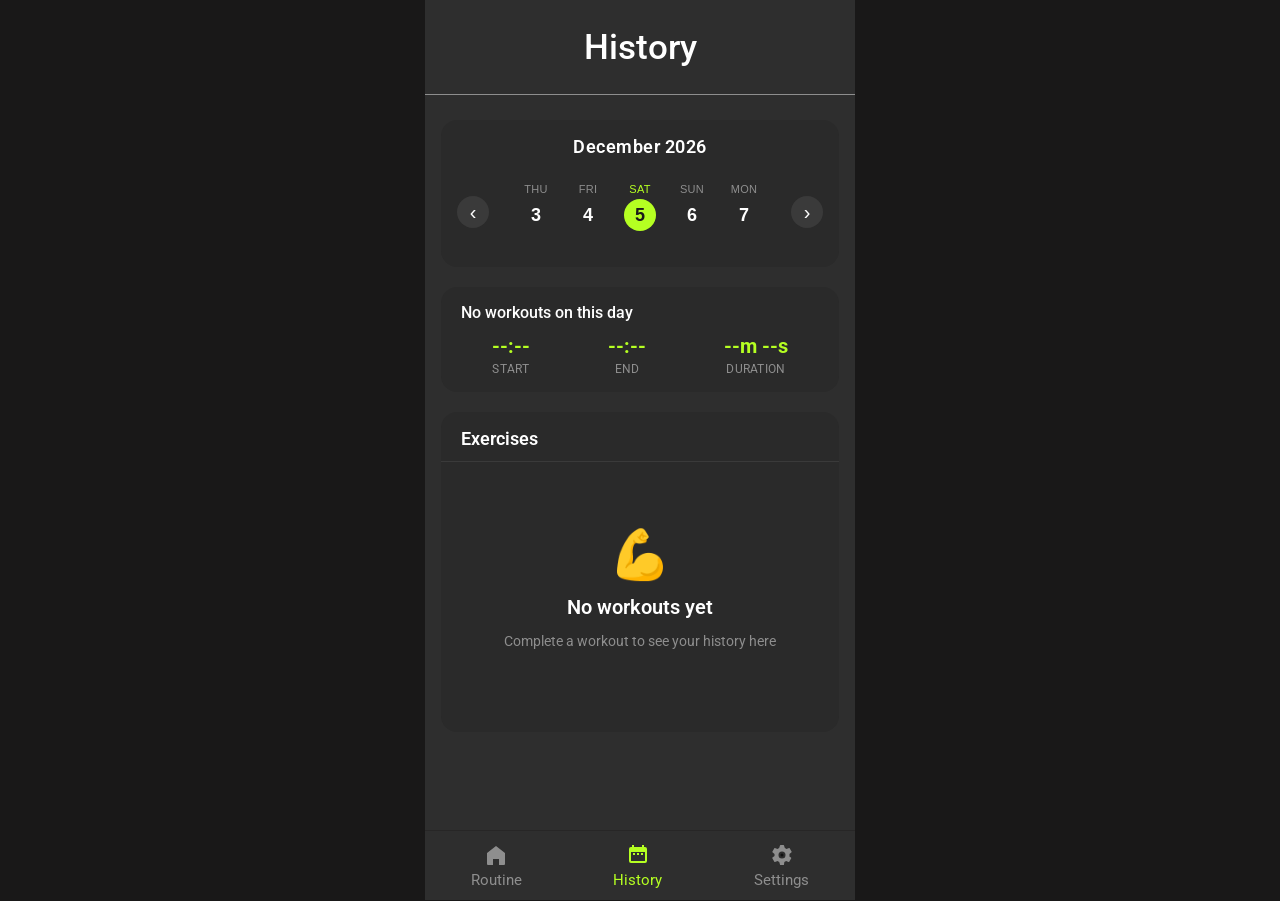
<file: history.html>
<!DOCTYPE html>
<html lang="en">
<head>
  <meta charset="UTF-8">
  <meta name="viewport" content="width=device-width, initial-scale=1.0">
  <link href="https://fonts.googleapis.com/css2?family=Roboto:wght@400;500;700&display=swap" rel="stylesheet">
  <link rel="stylesheet" href="./assets/styles/history.css">
  <link rel="stylesheet" href="./assets/styles/general.css">
  <title>History</title>
</head>
<body class="layout--padded">
<main>
  <header>
    <span class="header__label">History</span>
  </header>

  <div class="history__content">
    
    <!-- Calendar Strip -->
    <div class="calendar">
      <div class="calendar__header">
        <span class="calendar__month js-calendar-month">June 2026</span>
      </div>
      <div class="calendar__strip-wrapper">
        <button class="calendar__scroll-btn calendar__scroll-btn--left js-calendar-scroll-left" aria-label="Scroll left">
          ‹
        </button>
        <div class="calendar__strip js-calendar-strip">
        </div>
        <button class="calendar__scroll-btn calendar__scroll-btn--right js-calendar-scroll-right" aria-label="Scroll right">
          ›
        </button>
      </div>
    </div>

    <!-- Workout Summary -->
    <div class="summary js-workout-summary">
      <div class="summary__header">
        <span class="summary__date js-summary-date">No workout selected</span>
      </div>
      <div class="summary__stats">
        <div class="summary__stat">
          <span class="summary__stat-value js-summary-start">--:--</span>
          <span class="summary__stat-label">Start</span>
        </div>
        <div class="summary__stat">
          <span class="summary__stat-value js-summary-end">--:--</span>
          <span class="summary__stat-label">End</span>
        </div>
        <div class="summary__stat">
          <span class="summary__stat-value js-summary-duration">--m --s</span>
          <span class="summary__stat-label">Duration</span>
        </div>
      </div>
    </div>

    <!-- Exercise List -->
    <div class="exercise-history js-exercise-history">
      <div class="exercise-history__header">
        <span class="exercise-history__title">Exercises</span>
      </div>
      <div class="exercise-history__list js-exercise-list">
      </div>
    </div>

  </div>

  <!-- ===== Bottom Navigation ===== -->
  <nav class="nav">
    <a href="index.html" class="nav__item">
      <svg viewBox="0 0 24 24" class="nav__icon">
        <path d="M3 10L12 3l9 7v11a1 1 0 0 1-1 1h-5v-6H9v6H4a1 1 0 0 1-1-1V10z" />
      </svg>
      <span class="nav__label">Routine</span>
    </a>

    <a href="history.html" class="nav__item nav__item--active">
      <svg viewBox="0 0 24 24" class="nav__icon">
        <path d="M7 10h2v2H7v-2zm4 0h2v2h-2v-2zm4 0h2v2h-2v-2zM5 20a2 2 0 0 1-2-2V6a2 2 0 0 1 2-2h1V2h2v2h8V2h2v2h1a2 2 0 0 1 2 2v12a2 2 0 0 1-2 2H5zm14-2V9H5v9h14z"/>
      </svg>
      <span class="nav__label">History</span>
    </a>

    <a href="settings.html" class="nav__item">
      <svg viewBox="0 0 24 24" class="nav__icon">
        <path d="M19.43 12.98c.04-.32.07-.66.07-1s-.03-.68-.07-1l2.11-1.65a.5.5 0 0 0 .12-.63l-2-3.46a.5.5 0 0 0-.6-.22l-2.49 1a7.05 7.05 0 0 0-1.73-1L14 2.5a.5.5 0 0 0-.5-.5h-3a.5.5 0 0 0-.5.5L9.15 5a7.05 7.05 0 0 0-1.73 1l-2.49-1a.5.5 0 0 0-.6.22l-2 3.46a.5.5 0 0 0 .12.63l2.11 1.65c-.04.32-.07.66-.07 1s.03.68.07 1l-2.11 1.65a.5.5 0 0 0-.12.63l2 3.46c.14.24.43.33.68.22l2.49-1c.53.42 1.1.77 1.73 1L10 21.5a.5.5 0 0 0 .5.5h3a.5.5 0 0 0 .5-.5l.35-2.53a7.05 7.05 0 0 0 1.73-1l2.49 1c.25.11.54.02.68-.22l2-3.46a.5.5 0 0 0-.12-.63l-2.11-1.65zM12 15.5a3.5 3.5 0 1 1 0-7 3.5 3.5 0 0 1 0 7z"/>
        <circle cx="12" cy="12" r="1.5" fill="#111"/>
      </svg>
      <span class="nav__label">Settings</span>
    </a>
  </nav>

  <script type="module" src="./assets/scripts/history.js"></script>
</main>
</body>
</html>
</file>
<file: assets/styles/history.css>
.header__label {
  font-size: 35px;
  font-weight: 500;
  color: var(--text-primary);
}

.history__content {
  position: fixed;
  top: 100px;
  bottom: 110px;
  left: 0;
  right: 0;
  overflow-y: auto;
  -webkit-overflow-scrolling: touch;
  padding: 20px 16px;
  box-sizing: border-box;
}

/* ========== CALENDAR STRIP ========== */
.calendar {
  background: var(--bg-card);
  border-radius: 16px;
  padding: 16px;
  margin-bottom: 20px;
}

.calendar__header {
  display: flex;
  justify-content: center;
  margin-bottom: 16px;
}

.calendar__month {
  font-size: 18px;
  font-weight: 600;
  color: var(--text-primary);
  letter-spacing: 0.5px;
}

.calendar__strip-wrapper {
  display: flex;
  align-items: center;
  gap: 8px;
  position: relative;
}

.calendar__scroll-btn {
  flex-shrink: 0;
  width: 32px;
  height: 32px;
  border: none;
  border-radius: 50%;
  background: var(--btn-bg);
  color: var(--text-primary);
  font-size: 20px;
  font-weight: 300;
  cursor: pointer;
  transition: background 0.2s ease, transform 0.1s ease;
  display: flex;
  align-items: center;
  justify-content: center;
}

.calendar__scroll-btn:active {
  transform: scale(0.92);
  background: var(--bg-hover);
}

.calendar__scroll-btn--left {
  margin-right: 4px;
}

.calendar__scroll-btn--right {
  margin-left: 4px;
}

.calendar__strip {
  display: flex;
  gap: 8px;
  overflow-x: auto;
  padding: 4px 0;
  flex: 1;
  scroll-behavior: smooth;
  -webkit-overflow-scrolling: touch;
  scrollbar-width: none;
}

.calendar__strip::-webkit-scrollbar {
  display: none;
}

/* ===== CALENDAR DAY ===== */
.calendar-day {
  display: flex;
  flex-direction: column;
  align-items: center;
  gap: 4px;
  flex-shrink: 0;
  width: 44px;
  padding: 6px 0;
  border: none;
  background: transparent;
  cursor: pointer;
  border-radius: 12px;
  transition: background 0.2s ease, transform 0.1s ease;
}

.calendar-day:active {
  transform: scale(0.92);
}

.calendar-day__weekday {
  font-size: 11px;
  font-weight: 500;
  color: var(--text-secondary);
  text-transform: uppercase;
  letter-spacing: 0.3px;
}

.calendar-day__number {
  font-size: 18px;
  font-weight: 600;
  color: var(--text-primary);
  width: 32px;
  height: 32px;
  display: flex;
  align-items: center;
  justify-content: center;
  border-radius: 50%;
  transition: background 0.2s ease, color 0.2s ease;
}

.calendar-day__dot {
  width: 6px;
  height: 6px;
  border-radius: 50%;
  background: transparent;
  transition: background 0.2s ease;
}

.calendar-day__dot.has-workout {
  background: var(--accent-color);
}

/* ===== SELECTED DAY ===== */
.calendar-day.is-selected .calendar-day__number {
  background: var(--accent-color);
  color: var(--bg-dark);
}

.calendar-day.is-selected .calendar-day__weekday {
  color: var(--accent-color);
}

/* ===== TODAY ===== */
.calendar-day.is-today .calendar-day__number {
  border: 2px solid var(--accent-color);
}

.calendar-day.is-today.is-selected .calendar-day__number {
  border: none;
}

/* ========== WORKOUT SUMMARY ========== */
.summary {
  background: var(--bg-card);
  border-radius: 16px;
  padding: 16px 20px;
  margin-bottom: 20px;
}

.summary__header {
  display: flex;
  justify-content: space-between;
  align-items: center;
  margin-bottom: 12px;
}

.summary__date {
  font-size: 16px;
  font-weight: 500;
  color: var(--text-primary);
}

.summary__stats {
  display: flex;
  justify-content: space-around;
  gap: 16px;
}

.summary__stat {
  display: flex;
  flex-direction: column;
  align-items: center;
  gap: 4px;
}

.summary__stat-value {
  font-size: 20px;
  font-weight: 700;
  color: var(--accent-color);
}

.summary__stat-label {
  font-size: 12px;
  font-weight: 400;
  color: var(--text-secondary);
  text-transform: uppercase;
  letter-spacing: 0.3px;
}

/* ========== EXERCISE HISTORY LIST ========== */
.exercise-history {
  background: var(--bg-card);
  border-radius: 16px;
  padding: 16px 0;
  margin-bottom: 20px;
}

.exercise-history__header {
  padding: 0 20px 12px 20px;
  border-bottom: 1px solid var(--border-light);
}

.exercise-history__title {
  font-size: 18px;
  font-weight: 600;
  color: var(--text-primary);
}

.exercise-history__list {
  padding: 4px 0;
}

/* ===== EXERCISE HISTORY ITEM ===== */
.exercise-history-item {
  display: flex;
  align-items: center;
  gap: 16px;
  padding: 12px 20px;
  border-bottom: 1px solid var(--border-divider);
  transition: background 0.15s ease;
}

.exercise-history-item:active {
  background: var(--bg-active);
}

.exercise-history-item:last-child {
  border-bottom: none;
}

.exercise-history-item__image {
  width: 40px;
  height: 40px;
  border-radius: 8px;
  object-fit: cover;
  flex-shrink: 0;
}

.exercise-history-item__info {
  flex: 1;
  min-width: 0;
}

.exercise-history-item__name {
  font-size: 15px;
  font-weight: 500;
  color: var(--text-primary);
  white-space: nowrap;
  overflow: hidden;
  text-overflow: ellipsis;
}

.exercise-history-item__sets {
  font-size: 13px;
  color: var(--text-secondary);
  margin-top: 2px;
}

.exercise-history-item__sets span {
  color: var(--accent-color);
  font-weight: 500;
}

.exercise-history-item__arrow {
  color: var(--text-secondary);
  font-size: 20px;
  font-weight: 300;
  flex-shrink: 0;
}

/* ========== EMPTY STATE ========== */
.history__empty {
  display: flex;
  flex-direction: column;
  align-items: center;
  justify-content: center;
  padding: 60px 20px;
  gap: 12px;
  text-align: center;
}

.history__empty-icon {
  font-size: 48px;
}

.history__empty-title {
  font-size: 20px;
  font-weight: 600;
  color: var(--text-primary);
}

.history__empty-subtitle {
  font-size: 14px;
  color: var(--text-secondary);
  max-width: 280px;
  line-height: 1.5;
}

/* ========== NAVIGATION ACTIVE ========== */
.nav__item--active {
  color: var(--accent-color) !important;
}

.nav__item--active .nav__icon {
  fill: var(--accent-color) !important;
}
</file>
<file: assets/styles/general.css>
:root {
  --bg-primary: #2e2e2e;
  --bg-secondary: #2e2e2e;
  --bg-card: #2a2a2a;
  --bg-input: #2a2a2a;
  --bg-overlay: rgba(0, 0, 0, 0.5);
  --bg-dark: #1a1a1a;
  --bg-darker: #191818;
  --bg-btn: #3a3a3a;
  --bg-hover: #4a4a4a;
  --bg-active: #333333;
  
  --text-primary: #ffffff;
  --text-secondary: #8e8e8e;
  --text-muted: #6e6e6e;
  --text-dark: #1a1a1a;
  --text-light: #b5b5b5;
  --text-danger: #fc3434;
  --text-danger-hover: #fc343453;
  
  --border-color: #8e8e8e;
  --border-light: #3a3a3a;
  --border-divider: #333333;
  --border-warmup: #8e8e8e6d;
  --border-card-header: #8e8e8e57;
  --border-exercise-card: #8e8e8e57;
  --border-exercise-name: #8e8e8e57;
  --border-nav: #272626;
  --border-black: #000000;
  
  --card-bg: #2e2e2e;
  --card-bg-secondary: #2a2a2a;
  
  --tag-bg: #191818;
  
  --input-field-bg: #444;
  --input-bg: #1a1a1a;
  --input-bg-secondary: #2a2a2a;
  
  --btn-cancel-bg: #8e8e8e;
  --btn-cancel-text: #2a2a2a;
  --btn-save-text: #2a2a2a;
  --btn-add-text: #2A2A2A;
  --btn-bg: #3a3a3a;
  --btn-text: #ffffff;
  --btn-primary-bg: #b5ff22;
  --btn-primary-text: #1a1a1a;
  --btn-disabled-bg: #8e8e8e;
  --btn-disabled-text: #ffffff;
  
  --accent-color: #b5ff22;
  --accent-hover: #c8ff4a;
  
  --shadow-color: rgba(0, 0, 0, 0.3);
  --shadow-routine: rgba(21, 21, 21, 0.638);
  
  --exercise-card-border: #8e8e8e57;
  
  --complete-bg: #1a1a1a;
  
  --timer-circle-bg: #3a3a3a;
}

/* ========== LIGHT THEME ========== */
body.light-theme {
  --bg-primary: #f5f5f5;
  --bg-secondary: #f5f5f5;
  --bg-card: #ffffff;
  --bg-input: #ffffff;
  --bg-overlay: rgba(0, 0, 0, 0.3);
  --bg-dark: #ffffff;
  --bg-darker: #f0f0f0;
  --bg-btn: #e0e0e0;
  --bg-hover: #d0d0d0;
  --bg-active: #e8e8e8;
  
  --text-primary: #1a1a1a;
  --text-secondary: #666666;
  --text-muted: #888888;
  --text-dark: #ffffff;
  --text-light: #999999;
  --text-danger: #d32f2f;
  --text-danger-hover: #d32f2f80;
  
  --border-color: #cccccc;
  --border-light: #e0e0e0;
  --border-divider: #e8e8e8;
  --border-warmup: #cccccc6d;
  --border-card-header: #cccccc57;
  --border-exercise-card: #cccccc57;
  --border-exercise-name: #cccccc57;
  --border-nav: #dddddd;
  --border-black: #000000;
  
  --card-bg: #f0f0f0;
  --card-bg-secondary: #ffffff;
  
  --tag-bg: #e8e8e8;
  
  --input-field-bg: #f0f0f0;
  --input-bg: #ffffff;
  --input-bg-secondary: #ffffff;
  
  --btn-cancel-bg: #cccccc;
  --btn-cancel-text: #1a1a1a;
  --btn-cancel-bg: #cccccc;
  --btn-cancel-text: #1a1a1a;
  --btn-save-text: #1a1a1a;
  --btn-add-text: #1a1a1a;
  --btn-bg: #e0e0e0;
  --btn-text: #1a1a1a;
  --btn-primary-bg: #b5ff22;
  --btn-primary-text: #1a1a1a;
  --btn-disabled-bg: #cccccc;
  --btn-disabled-text: #666666;
  

  --accent-color: #9ecc00;
  --accent-hover: #b5ff22;
  
  --shadow-color: rgba(0, 0, 0, 0.15);
  --shadow-routine: rgba(0, 0, 0, 0.1);
  
  --exercise-card-border: #cccccc57;
  
  --complete-bg: #ffffff;
  
  --timer-circle-bg: #e0e0e0;
}

* {
  margin: 0;
  padding: 0;
}

html {
  height: 100%;
  margin: 0;
  background-color: var(--bg-darker);
  overflow: hidden;
}

body {
  font-family: 'Roboto', sans-serif;
  background-color: var(--bg-primary);
  margin: 0 auto;
  width: 100%;
  max-width: 430px;
  min-width: 375px;
  height: 100vh;
  height: 100dvh;
  overflow: hidden;
  position: relative;
  transform: translateZ(0);
}

header {
  display: flex;
  justify-content: center;
  align-items: center;
  background-color: var(--bg-primary);
  border-bottom: 1px solid var(--border-color);
  padding: 12px 0;
  width: 100%;
  height: 70px;
  position: fixed;
  top: 0;
  z-index: 1000;
}

.nav {
  display: flex;
  justify-content: space-around;
  align-items: center;
  border-top: 1px solid var(--border-nav);
  background-color: var(--bg-primary);
  padding: 12px 0;
  width: 100%;
  position: fixed;
  bottom: -1px;
  z-index: 9999;
}

.nav__item {
  display: flex;
  flex-direction: column;
  align-items: center;
  text-decoration: none;
  color: var(--text-secondary);
  font-size: 12px;
}

.nav__item:active {
  color: var(--text-primary);
}

.nav__icon {
  width: 24px;
  height: 24px;
  margin-bottom: 4px;
  fill: currentColor;
}

.nav__label {
  display: block;
  font-size: 15px;
}

.exercises {
  display: flex;
  flex-direction: column;
  gap: 20px;
  padding-top: 30px;
}

.exercises__list--hide {
  display: none;
}

.exercises-card {
  display: flex;
  justify-content: space-between;
  align-items: center;
}

.exercises-card__info {
  display: flex;
  justify-content: center;
  align-items: center;
  gap: 20px;
}

.exercises-card__image {
  width: 45px;
  height: 45px;
  border-radius: 8px;
}

.exercises-card__title {
  font-size: 15px;
  color: var(--text-primary);
}

.exercises-card__details {
  font-size: 16px;
  color: var(--text-primary);
}

.exercises-card__image--routine {
  margin: 0 20px 0 10px;
}
</file>
